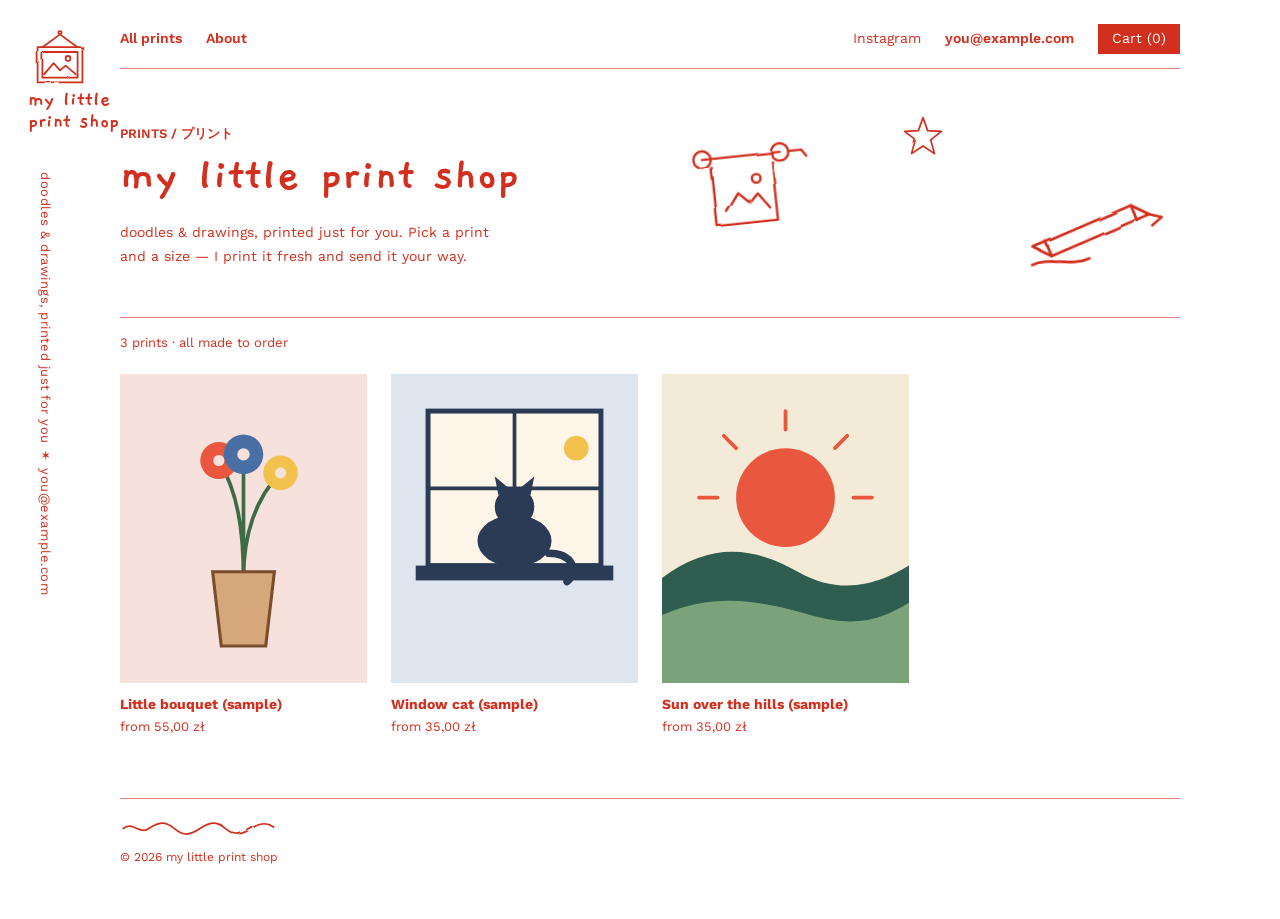
<file: index.html>
<!doctype html>
<html lang="en">
<head>
<meta charset="utf-8">
<meta name="viewport" content="width=device-width,initial-scale=1">
<title>my little print shop</title>
<link rel="preconnect" href="https://fonts.googleapis.com">
<link href="https://fonts.googleapis.com/css2?family=Gaegu:wght@400;700&family=Work+Sans:wght@400;600;700&display=swap" rel="stylesheet">
<link rel="stylesheet" href="style.css">
<script type="module" src="app.js"></script>
</head>
<body data-page="home"></body>
</html>
</file>
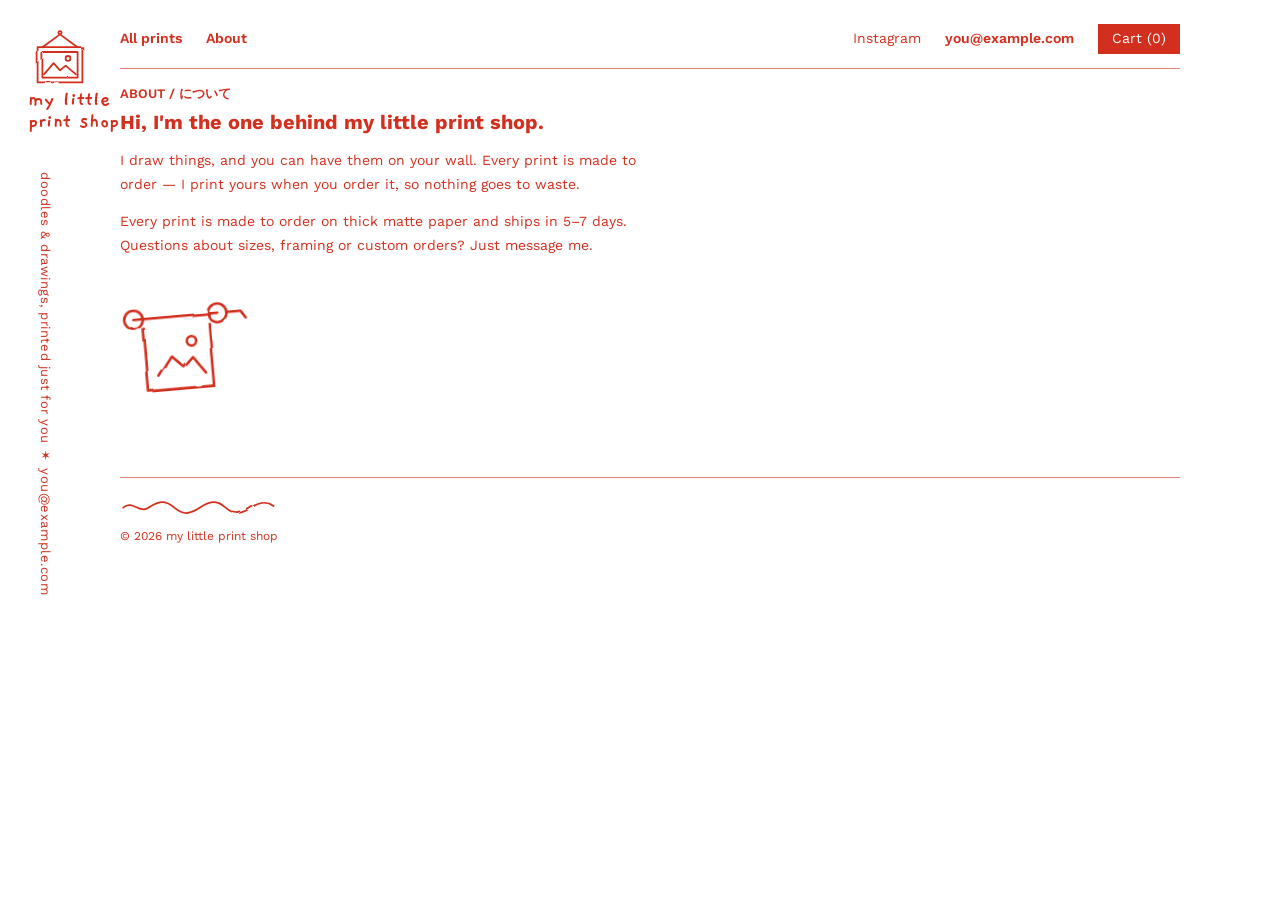
<file: about.html>
<!doctype html>
<html lang="en">
<head>
<meta charset="utf-8">
<meta name="viewport" content="width=device-width,initial-scale=1">
<title>my little print shop</title>
<link rel="preconnect" href="https://fonts.googleapis.com">
<link href="https://fonts.googleapis.com/css2?family=Gaegu:wght@400;700&family=Work+Sans:wght@400;600;700&display=swap" rel="stylesheet">
<link rel="stylesheet" href="style.css">
<script type="module" src="app.js"></script>
</head>
<body data-page="about"></body>
</html>
</file>
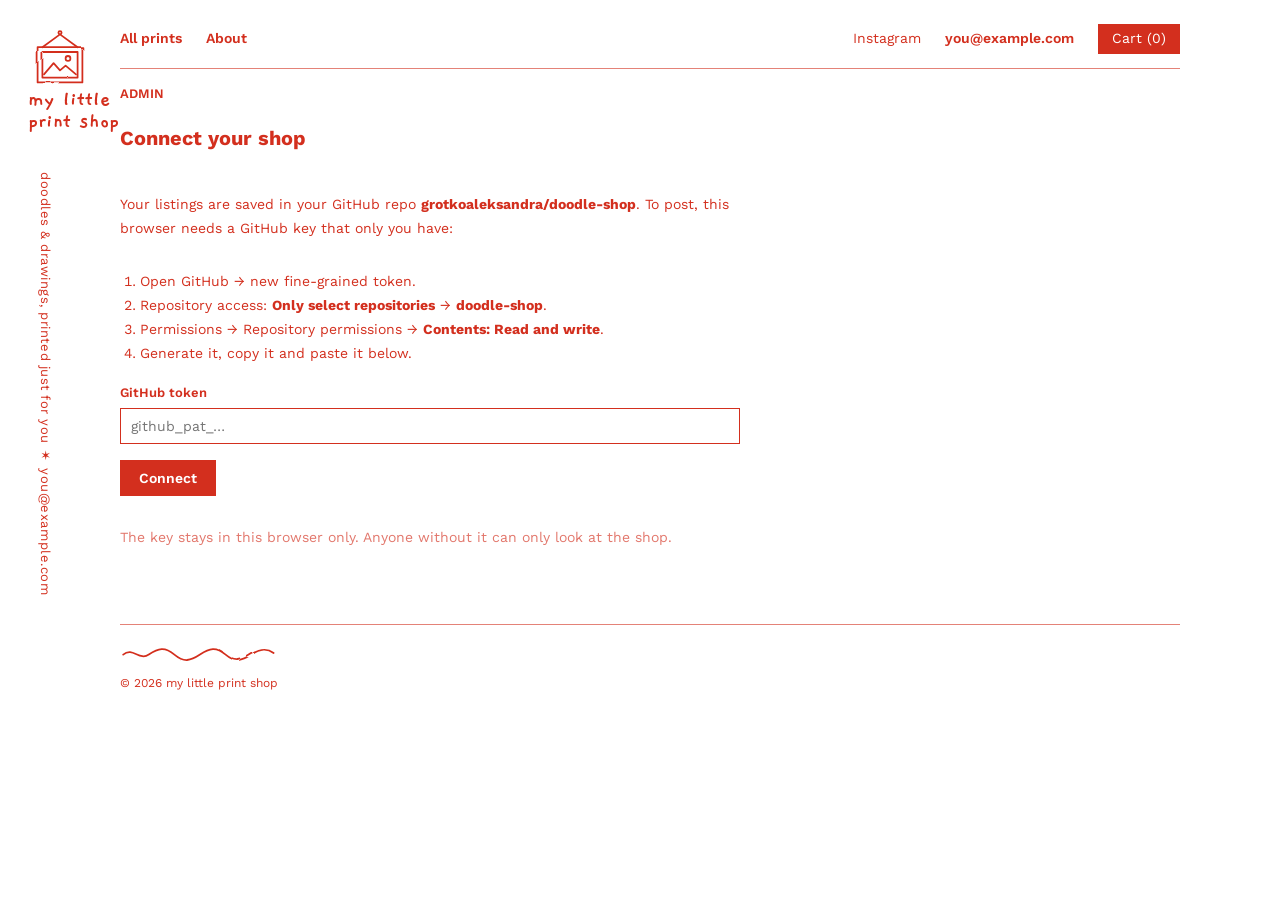
<file: admin.html>
<!doctype html>
<html lang="en">
<head>
<meta charset="utf-8">
<meta name="viewport" content="width=device-width,initial-scale=1">
<title>my little print shop</title>
<link rel="preconnect" href="https://fonts.googleapis.com">
<link href="https://fonts.googleapis.com/css2?family=Gaegu:wght@400;700&family=Work+Sans:wght@400;600;700&display=swap" rel="stylesheet">
<link rel="stylesheet" href="style.css">
<meta name="robots" content="noindex">
<script type="module" src="admin.js"></script>
</head>
<body data-page="admin"></body>
</html>
</file>
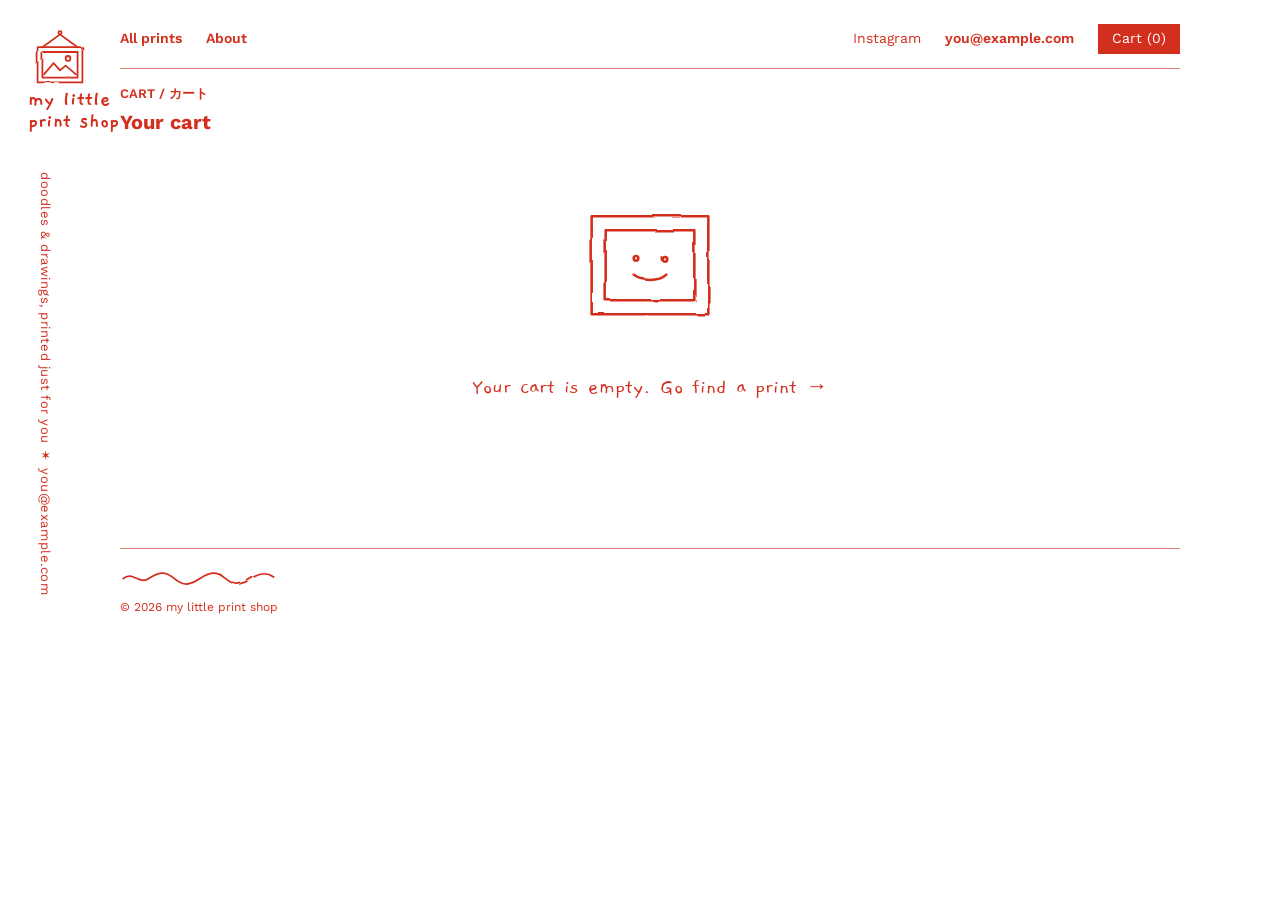
<file: cart.html>
<!doctype html>
<html lang="en">
<head>
<meta charset="utf-8">
<meta name="viewport" content="width=device-width,initial-scale=1">
<title>Cart</title>
<link rel="preconnect" href="https://fonts.googleapis.com">
<link href="https://fonts.googleapis.com/css2?family=Gaegu:wght@400;700&family=Work+Sans:wght@400;600;700&display=swap" rel="stylesheet">
<link rel="stylesheet" href="style.css">
<script type="module" src="app.js"></script>
</head>
<body data-page="cart"></body>
</html>
</file>
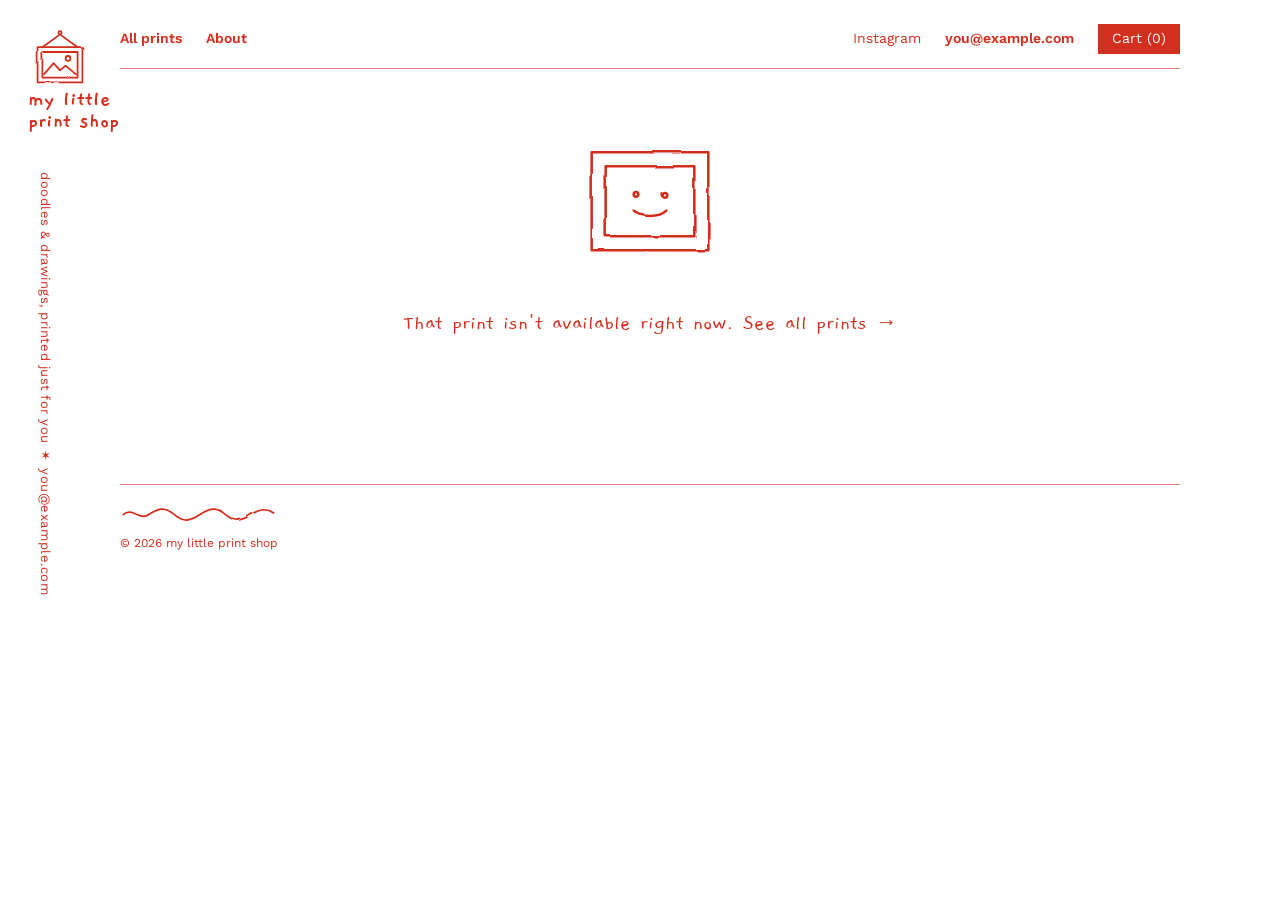
<file: item.html>
<!doctype html>
<html lang="en">
<head>
<meta charset="utf-8">
<meta name="viewport" content="width=device-width,initial-scale=1">
<title>my little print shop</title>
<link rel="preconnect" href="https://fonts.googleapis.com">
<link href="https://fonts.googleapis.com/css2?family=Gaegu:wght@400;700&family=Work+Sans:wght@400;600;700&display=swap" rel="stylesheet">
<link rel="stylesheet" href="style.css">
<script type="module" src="app.js"></script>
</head>
<body data-page="item"></body>
</html>
</file>
<file: style.css>
:root {
  --red: #d32f1e;
  --red-soft: #f6d8d3;
  --bg: #fff;
  --ink: var(--red);
  --hand: 'Gaegu', cursive;
  --sans: 'Work Sans', system-ui, sans-serif;
}

* { box-sizing: border-box; }
html { background: var(--bg); }
body {
  margin: 0;
  font-family: var(--sans);
  font-size: 14px;
  line-height: 1.7;
  color: var(--ink);
  background: var(--bg);
  display: grid;
  grid-template-columns: 120px 1fr;
}
a { color: inherit; text-decoration: none; }
a:hover { text-decoration: underline; text-underline-offset: 3px; }
img { max-width: 100%; display: block; }
h1 { font-size: 20px; font-weight: 700; margin: .2em 0 .6em; line-height: 1.3; }
h3 { font-size: 14px; font-weight: 700; margin: 12px 0 2px; line-height: 1.35; }
.muted { opacity: .65; font-weight: 400; }
.kicker { font-size: 13px; margin: 0; font-weight: 600; }

/* thin red rule, like the reference site */
.rule { height: 1px; background: var(--red); opacity: .6; margin: 14px 0; }

/* ---------- side column with logo + vertical text ---------- */
.side { padding: 28px 0 0 28px; position: sticky; top: 0; height: 100vh; }
.logo { display: flex; flex-direction: column; align-items: flex-start; gap: 2px; }
.logo:hover { text-decoration: none; }
.logo span { font-family: var(--hand); font-size: 22px; font-weight: 700; line-height: 1; }
.logo-mark { width: 64px; }
.vertical {
  writing-mode: vertical-rl;
  margin: 40px 0 0 6px;
  font-size: 13px;
  letter-spacing: .04em;
}

/* ---------- top nav ---------- */
.wrap { padding: 24px 40px 40px 0; max-width: 1100px; width: 100%; }
.top { display: flex; gap: 24px; flex-wrap: wrap; font-weight: 600; font-size: 14px; align-items: center; }
.top .spacer { flex: 1; }
.top a:last-child, .top a[href^="https://instagram"] { font-weight: 400; }
.adminbar { display: flex; gap: 16px; align-items: center; background: var(--red); color: #fff; padding: 6px 14px; font-size: 13px; }
.adminbar form { margin-left: auto; }
.adminbar button { background: none; border: 0; color: #fff; font: inherit; cursor: pointer; }

/* ---------- hero ---------- */
.hero { display: grid; grid-template-columns: 1fr 1fr; gap: 40px; align-items: center; padding: 30px 0 10px; }
.hero h1 { font-family: var(--hand); font-size: 48px; font-weight: 700; margin: 0 0 8px; }
.hero p { max-width: 42ch; }
.hero-doodles { position: relative; height: 180px; }
.hero-doodles .doodle { position: absolute; }
.hero-doodles .roller { width: 130px; left: 4%; top: 20px; transform: rotate(-6deg); }
.hero-doodles .star { width: 46px; left: 45%; top: 0; animation: spin 14s linear infinite; }
.hero-doodles .pencil { width: 150px; right: 2%; top: 80px; transform: rotate(-4deg); }
@keyframes spin { to { transform: rotate(360deg); } }

.count { font-size: 13px; margin: 0 0 20px; }

/* ---------- product grid ---------- */
.grid { display: grid; grid-template-columns: repeat(auto-fill, minmax(200px, 1fr)); gap: 40px 24px; }
.card:hover { text-decoration: none; }
.card:hover h3 { text-decoration: underline; text-underline-offset: 3px; }
.thumb { position: relative; aspect-ratio: 4 / 5; background: #f7f3f2; overflow: hidden; }
.thumb img { width: 100%; height: 100%; object-fit: cover; transition: transform .4s; }
.card:hover .thumb img { transform: scale(1.03); }
.card.sold .thumb img { filter: grayscale(1) opacity(.55); }
.price { margin: 0; font-size: 13px; }
.price.big { font-size: 18px; font-weight: 600; margin-bottom: 12px; }
.noimg { display: grid; place-items: center; height: 100%; }
.noimg .doodle { width: 50%; opacity: .5; }
.noimg.big { aspect-ratio: 4/5; background: #f7f3f2; }

/* hand-lettered "sold!" stamp */
.stamp {
  position: absolute; top: 14px; right: 10px;
  font-family: var(--hand); font-weight: 700; font-size: 26px;
  color: var(--red); background: #fff; border: 2px solid var(--red);
  padding: 0 12px; border-radius: 40% 60% 50% 45% / 60% 40% 55% 45%;
  transform: rotate(8deg);
}
.stamp.inline { position: static; display: inline-block; margin-bottom: 8px; }

/* ---------- item page ---------- */
.crumbs { font-size: 13px; margin: 0 0 20px; }
.item { display: grid; grid-template-columns: 1.2fr 1fr; gap: 48px; }
.gallery { display: grid; gap: 12px; }
.info { position: sticky; top: 24px; align-self: start; }
.info dl { display: grid; grid-template-columns: max-content 1fr; gap: 2px 16px; margin: 0 0 16px; font-size: 13px; }
.info dt { font-weight: 600; }
.info dd { margin: 0; }
.desc { border-top: 1px solid var(--red); padding-top: 14px; }
.buy { display: flex; flex-wrap: wrap; gap: 10px; margin: 20px 0 8px; }
.note { font-family: var(--hand); font-size: 18px; display: flex; align-items: center; gap: 6px; line-height: 1.3; }
.note .arrow { width: 36px; flex: none; }

/* ---------- buttons ---------- */
.btn {
  display: inline-block; font: 600 14px var(--sans); padding: 9px 18px;
  border: 1.5px solid var(--red); color: var(--red); background: #fff; cursor: pointer;
}
.btn:hover { text-decoration: none; background: var(--red-soft); }
.btn.solid { background: var(--red); color: #fff; }
.btn.solid:hover { background: #b0251a; }
.btn.ghost { border-style: dashed; }

/* ---------- forms / admin ---------- */
.form { max-width: 620px; display: grid; gap: 16px; }
.form.narrow { max-width: 340px; margin: 40px 0; }
.form label { display: grid; gap: 4px; font-weight: 600; font-size: 13px; }
.form input, .form select, .form textarea {
  font: 400 14px var(--sans); color: #222; padding: 9px 10px;
  border: 1.5px solid var(--red); border-radius: 0; background: #fff;
}
.form input:focus, .form select:focus, .form textarea:focus { outline: 3px solid var(--red-soft); }
.form .row { display: grid; grid-template-columns: 1fr 1fr; gap: 16px; }
.form .btn { justify-self: start; }
.thumbs { display: flex; gap: 10px; flex-wrap: wrap; }
.thumbpick { width: 90px; font-weight: 400 !important; }
.thumbpick img { aspect-ratio: 1; object-fit: cover; }
.error { background: var(--red); color: #fff; padding: 6px 10px; }

table.admin { width: 100%; border-collapse: collapse; font-size: 13px; margin-top: 20px; }
table.admin th { text-align: left; font-weight: 600; border-bottom: 1px solid var(--red); padding: 6px 8px; }
table.admin td { border-bottom: 1px solid var(--red-soft); padding: 8px; vertical-align: middle; }
table.admin img { width: 48px; height: 60px; object-fit: cover; }
table.admin select { font: inherit; color: var(--red); border: 1px solid var(--red); padding: 2px 4px; }
.actions { display: flex; gap: 12px; }
form.inline { display: inline; margin: 0; }
button.link { background: none; border: 0; color: inherit; font: inherit; padding: 0; cursor: pointer; text-decoration: underline; }

.empty { text-align: center; padding: 60px 0; font-family: var(--hand); font-size: 22px; }
.empty .doodle { width: 140px; margin: 0 auto 10px; }
.prose { max-width: 60ch; }
.prose .roller { width: 140px; margin-top: 20px; transform: rotate(-5deg); }

footer { margin-top: 60px; font-size: 12px; }
footer .squiggle { width: 160px; display: block; margin: 20px 0 4px; }

/* ---------- phones ---------- */
@media (max-width: 760px) {
  body { display: block; }
  .side { position: static; height: auto; padding: 16px 16px 0; }
  .logo { flex-direction: row; align-items: center; gap: 8px; }
  .logo-mark { width: 44px; }
  .vertical { display: none; }
  .wrap { padding: 12px 16px 32px; }
  .top { gap: 14px; }
  .top .spacer, .top a[href^="mailto"] { display: none; }
  .hero { grid-template-columns: 1fr; gap: 0; padding-top: 10px; }
  .hero h1 { font-size: 38px; }
  .hero-doodles { height: 130px; }
  .hero-doodles .roller { width: 100px; }
  .hero-doodles .pencil { width: 110px; top: 60px; }
  .grid { grid-template-columns: 1fr 1fr; gap: 28px 14px; }
  .item { grid-template-columns: 1fr; gap: 24px; }
  .info { position: static; }
  .form .row { grid-template-columns: 1fr; }
}

/* ---------- admin extras ---------- */
.steps { margin: 0; padding-left: 20px; }
.flash { font-family: var(--hand); font-size: 20px; border: 2px dashed var(--red); padding: 6px 14px; display: inline-block; }
.adminlinks { display: flex; align-items: center; gap: 20px; }

/* ---------- print sizes ---------- */
.sizes { border: 0; padding: 0; margin: 0 0 12px; display: flex; flex-wrap: wrap; gap: 8px; }
.sizes legend { font-weight: 600; font-size: 13px; margin-bottom: 6px; padding: 0; }
.sizes input { position: absolute; opacity: 0; }
.sizes span { display: inline-block; min-width: 52px; text-align: center; border: 1.5px solid var(--red); padding: 5px 14px; cursor: pointer; font-weight: 600; }
.sizes input:checked + span { background: var(--red); color: #fff; }
.sizes input:focus-visible + span { outline: 3px solid var(--red-soft); }
.onesize { font-size: 13px; margin: 0; }
.desc { margin-top: 18px; }

.sizefield .label { font-weight: 600; font-size: 13px; margin: 0 0 6px; }
.sizetable { width: 100%; border-collapse: collapse; }
.sizetable th { text-align: left; font-size: 12px; font-weight: 600; padding: 0 6px 4px 0; }
.sizetable td { padding: 0 6px 6px 0; }
.sizetable input { width: 100%; }
.sizetable td:first-child { width: 22%; } .sizetable td:nth-child(2) { width: 22%; }
.sizefield .link { margin-top: 2px; font-size: 13px; }
@media (max-width: 760px) {
  .sizetable thead { display: none; }
  .sizetable tr { display: grid; grid-template-columns: 1fr 1fr; gap: 6px; margin-bottom: 12px; }
  .sizetable td { width: auto !important; padding: 0; }
  .sizetable td:nth-child(3) { grid-column: 1 / -1; }
}

/* ---------- cart ---------- */
.top .cartbtn { background: var(--red); color: #fff; padding: 3px 14px; font-weight: 600; }
.top .cartbtn:hover { text-decoration: none; background: #b0251a; }
.added { width: 100%; margin: 0; font-family: var(--hand); font-size: 20px; }
table.cart { width: 100%; border-collapse: collapse; margin: 10px 0 18px; }
table.cart td { border-bottom: 1px solid var(--red-soft); padding: 10px 8px; vertical-align: middle; }
table.cart td:first-child { width: 64px; padding-left: 0; }
table.cart img { width: 56px; height: 70px; object-fit: cover; }
.qty { white-space: nowrap; }
.qty button { width: 28px; height: 28px; border: 1.5px solid var(--red); background: #fff; color: var(--red); font: 600 15px var(--sans); cursor: pointer; }
.qty span { display: inline-block; min-width: 28px; text-align: center; }
.linetotal { text-align: right; white-space: nowrap; }
.total { font-size: 18px; font-weight: 600; text-align: right; margin: 0; }
@media (max-width: 760px) {
  .top .cartbtn { margin-left: auto; }
  table.cart td:first-child { width: 48px; }
  table.cart img { width: 44px; height: 55px; }
}
.guide h2 { font-size: 16px; margin: 28px 0 6px; }
.guide li { margin-bottom: 6px; }
.guide ul ul { margin-top: 4px; }
</file>
